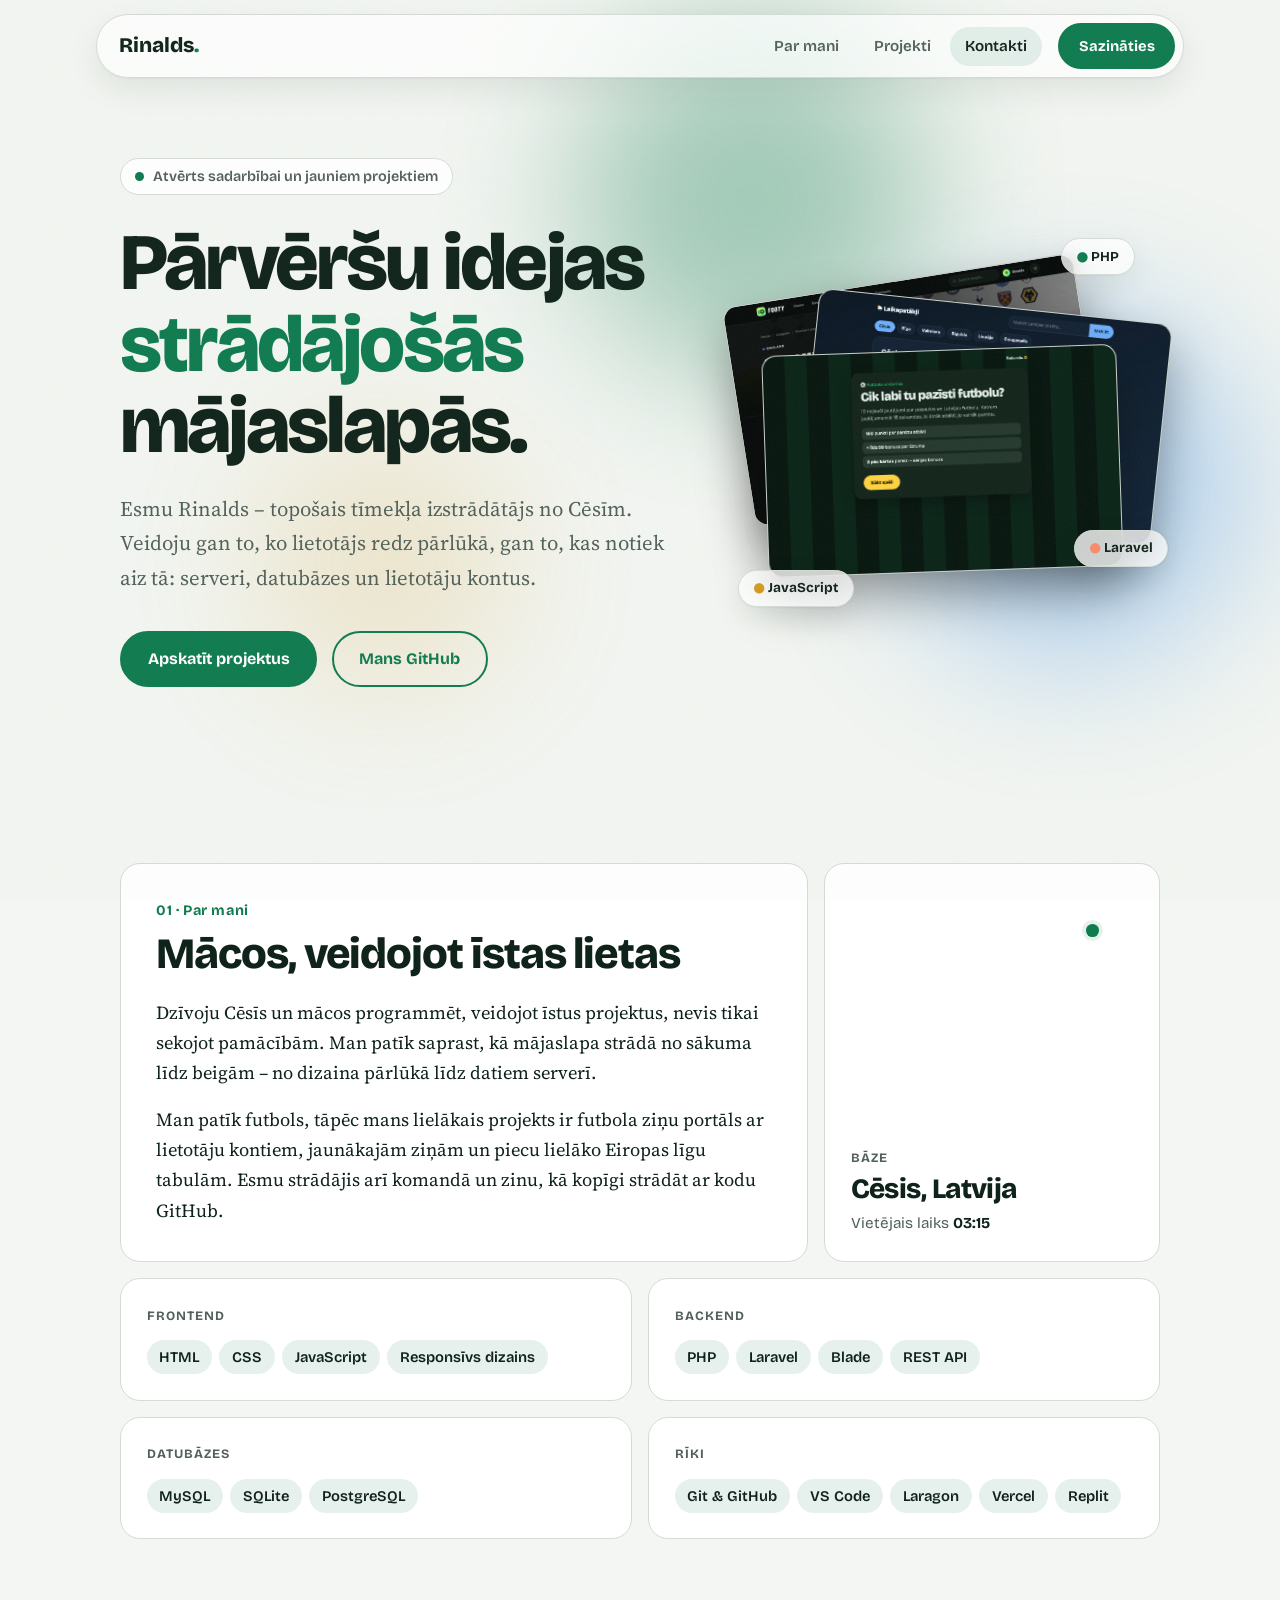
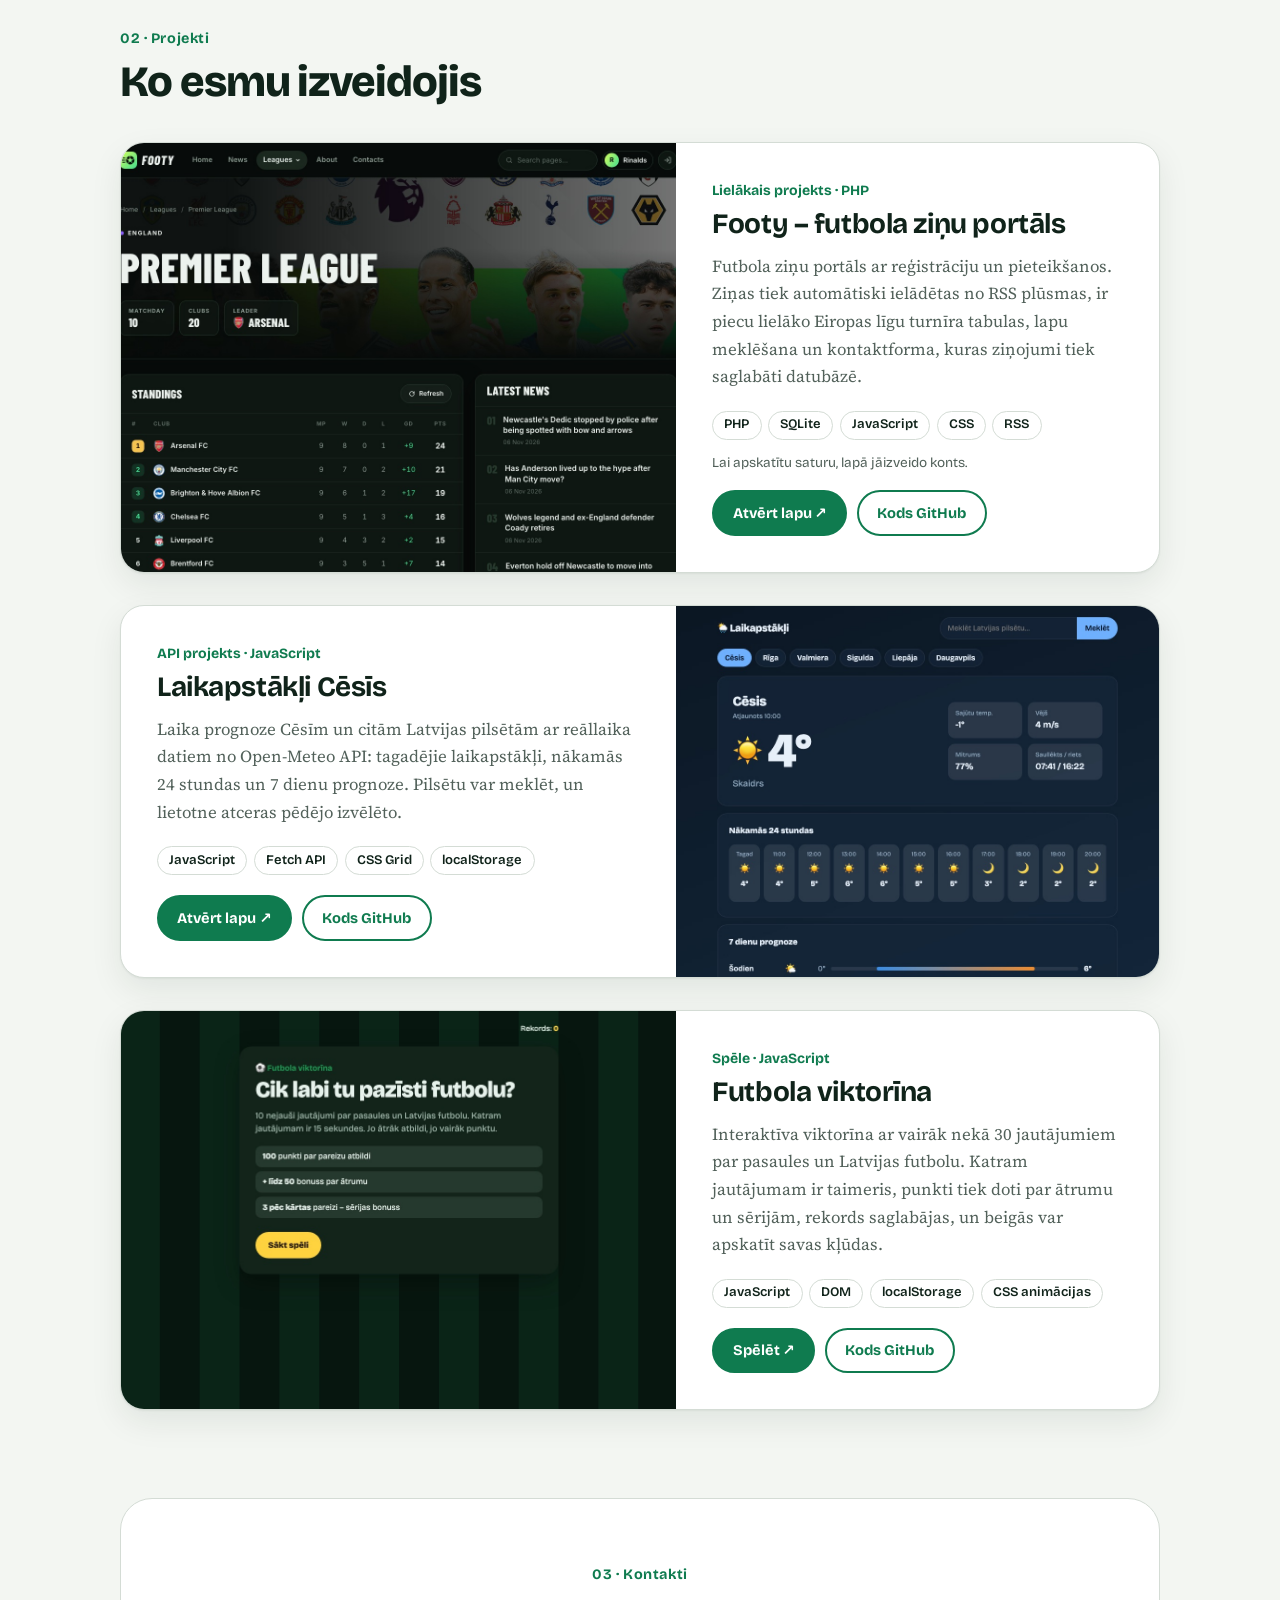
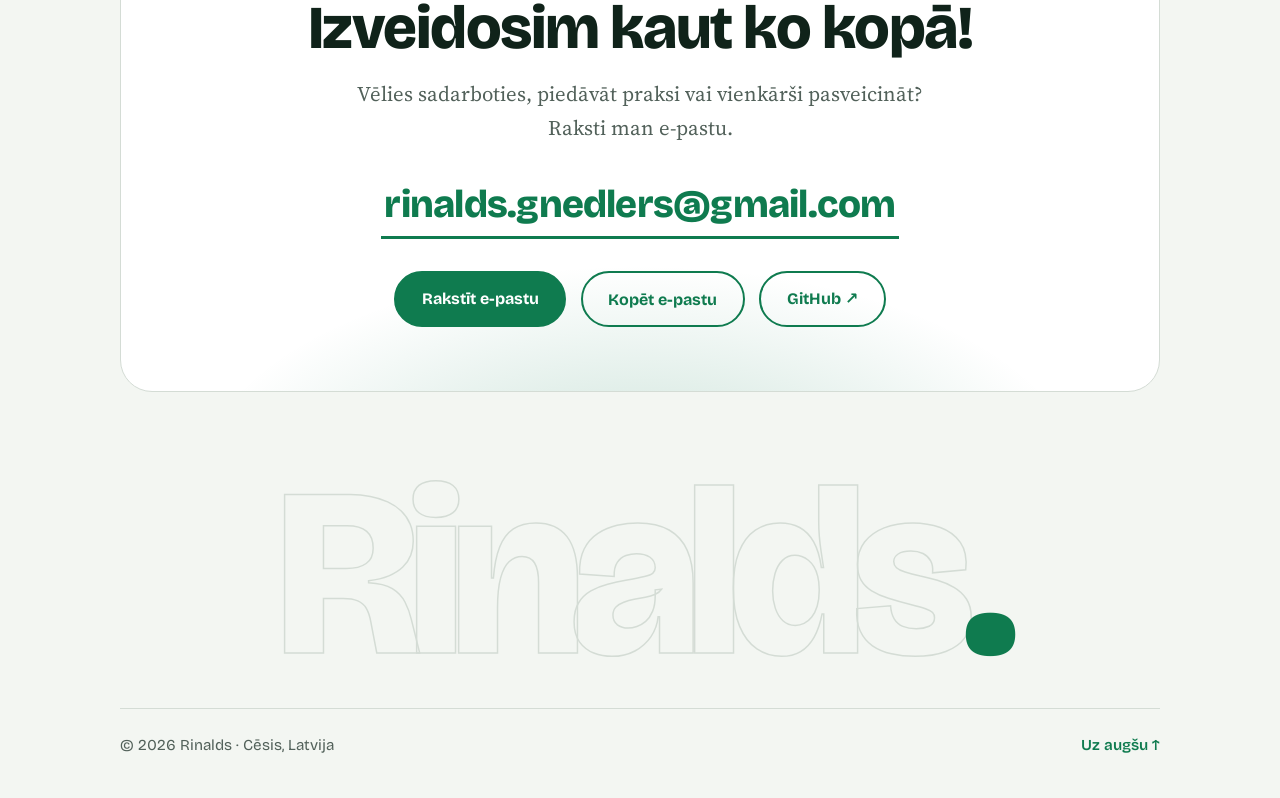
<file: index.html>
<!DOCTYPE html>
<html lang="lv">
<head>
  <meta charset="UTF-8">
  <meta name="viewport" content="width=device-width, initial-scale=1">
  <title>Rinalds | Tīmekļa izstrādātājs no Cēsīm</title>
  <meta name="description" content="Rinalds ir topošais tīmekļa izstrādātājs no Cēsīm, Latvijā. Projekti: futbola ziņu portāls Footy, laika prognozes lietotne un futbola viktorīna.">
  <link rel="preconnect" href="https://fonts.googleapis.com">
  <link rel="preconnect" href="https://fonts.gstatic.com" crossorigin>
  <link href="https://fonts.googleapis.com/css2?family=Bricolage+Grotesque:opsz,wght@12..96,400;12..96,600;12..96,700;12..96,800&family=Source+Serif+4:opsz,wght@8..60,400;8..60,500&display=swap" rel="stylesheet">
  <link rel="stylesheet" href="style.css">
</head>
<body>
  <span class="scroll-bar" id="scrollBar" aria-hidden="true"></span>

  <header class="site-header">
    <div class="nav-pill">
      <a class="logo" href="#top">Rinalds<span>.</span></a>
      <nav aria-label="Galvenā navigācija">
        <a href="#about">Par mani</a>
        <a href="#projects">Projekti</a>
        <a href="#contact">Kontakti</a>
      </nav>
      <a class="button small nav-cta" href="#contact">Sazināties</a>
    </div>
  </header>

  <main id="top">
    <!-- Ievads -->
    <section class="hero">
      <div class="blobs" aria-hidden="true"><span></span><span></span><span></span></div>
      <div class="hero-text">
        <p class="status"><span class="dot"></span>Atvērts sadarbībai un jauniem projektiem</p>
        <h1><span class="w" style="--i:0">Pārvēršu</span> <span class="w" style="--i:1">idejas</span> <em class="w" style="--i:2">strādājošās</em> <span class="w" style="--i:3">mājaslapās.</span></h1>
        <p class="lead">Esmu Rinalds – topošais tīmekļa izstrādātājs no Cēsīm. Veidoju gan to, ko lietotājs redz pārlūkā, gan to, kas notiek aiz tā: serveri, datubāzes un lietotāju kontus.</p>
        <div class="actions">
          <a class="button" href="#projects">Apskatīt projektus</a>
          <a class="button ghost" href="https://github.com/rinalds230" target="_blank" rel="noopener">Mans GitHub</a>
        </div>
      </div>

      <a class="stack" href="#projects" aria-label="Apskatīt projektus">
        <span class="shot s1"><img src="img/footy.jpg" alt="" width="1440" height="900"><b>Footy</b></span>
        <span class="shot s2"><img src="img/laiks.jpg" alt="" width="1280" height="800"><b>Laikapstākļi Cēsīs</b></span>
        <span class="shot s3"><img src="img/viktorina.jpg" alt="" width="1280" height="800"><b>Futbola viktorīna</b></span>
        <span class="chip c1">PHP</span>
        <span class="chip c2">JavaScript</span>
        <span class="chip c3">Laravel</span>
      </a>
    </section>
  </main>

  <div class="container">
    <!-- Par mani + prasmes -->
    <section id="about" class="section">
      <div class="bento">
        <article class="tile tile-intro">
          <p class="eyebrow">01 · Par mani</p>
          <h2>Mācos, veidojot īstas lietas</h2>
          <p>Dzīvoju Cēsīs un mācos programmēt, veidojot īstus projektus, nevis tikai sekojot pamācībām. Man patīk saprast, kā mājaslapa strādā no sākuma līdz beigām – no dizaina pārlūkā līdz datiem serverī.</p>
          <p>Man patīk futbols, tāpēc mans lielākais projekts ir futbola ziņu portāls ar lietotāju kontiem, jaunākajām ziņām un piecu lielāko Eiropas līgu tabulām. Esmu strādājis arī komandā un zinu, kā kopīgi strādāt ar kodu GitHub.</p>
        </article>

        <article class="tile tile-place">
          <div class="radar" aria-hidden="true"><i></i><i></i><i></i><b></b></div>
          <p class="tile-label">Bāze</p>
          <p class="tile-big">Cēsis, Latvija</p>
          <p class="tile-sub">Vietējais laiks <strong id="localTime">--:--</strong></p>
        </article>


        <article class="tile skill" id="skills">
          <p class="tile-label">Frontend</p>
          <ul><li>HTML</li><li>CSS</li><li>JavaScript</li><li>Responsīvs dizains</li></ul>
        </article>
        <article class="tile skill">
          <p class="tile-label">Backend</p>
          <ul><li>PHP</li><li>Laravel</li><li>Blade</li><li>REST API</li></ul>
        </article>
        <article class="tile skill">
          <p class="tile-label">Datubāzes</p>
          <ul><li>MySQL</li><li>SQLite</li><li>PostgreSQL</li></ul>
        </article>
        <article class="tile skill">
          <p class="tile-label">Rīki</p>
          <ul><li>Git &amp; GitHub</li><li>VS Code</li><li>Laragon</li><li>Vercel</li><li>Replit</li></ul>
        </article>


      </div>
    </section>

    <!-- Projekti -->
    <section id="projects" class="section">
      <div class="section-head">
        <p class="eyebrow">02 · Projekti</p>
        <h2>Ko esmu izveidojis</h2>
      </div>

      <div class="project-list">
        <article class="project">
          <a class="preview" href="https://footy--rinaldsgnedlers.replit.app" target="_blank" rel="noopener" tabindex="-1" aria-hidden="true">
            <img src="img/footy.jpg" alt="" width="1440" height="900" loading="lazy">
          </a>
          <div class="project-body">
            <p class="meta">Lielākais projekts · PHP</p>
            <h3>Footy – futbola ziņu portāls</h3>
            <p>Futbola ziņu portāls ar reģistrāciju un pieteikšanos. Ziņas tiek automātiski ielādētas no RSS plūsmas, ir piecu lielāko Eiropas līgu turnīra tabulas, lapu meklēšana un kontaktforma, kuras ziņojumi tiek saglabāti datubāzē.</p>
            <ul class="tags"><li>PHP</li><li>SQLite</li><li>JavaScript</li><li>CSS</li><li>RSS</li></ul>
            <p class="note">Lai apskatītu saturu, lapā jāizveido konts.</p>
            <div class="project-links">
              <a class="button small" href="https://footy--rinaldsgnedlers.replit.app" target="_blank" rel="noopener">Atvērt lapu ↗</a>
              <a class="button small ghost" href="https://github.com/rinalds230/Football-blog-web" target="_blank" rel="noopener">Kods GitHub</a>
            </div>
          </div>
        </article>

        <article class="project">
          <a class="preview" href="https://rinalds230.github.io/laikapstakli-cesis/" target="_blank" rel="noopener" tabindex="-1" aria-hidden="true">
            <img src="img/laiks.jpg" alt="" width="1280" height="800" loading="lazy">
          </a>
          <div class="project-body">
            <p class="meta">API projekts · JavaScript</p>
            <h3>Laikapstākļi Cēsīs</h3>
            <p>Laika prognoze Cēsīm un citām Latvijas pilsētām ar reāllaika datiem no Open-Meteo API: tagadējie laikapstākļi, nākamās 24 stundas un 7 dienu prognoze. Pilsētu var meklēt, un lietotne atceras pēdējo izvēlēto.</p>
            <ul class="tags"><li>JavaScript</li><li>Fetch API</li><li>CSS Grid</li><li>localStorage</li></ul>
            <div class="project-links">
              <a class="button small" href="https://rinalds230.github.io/laikapstakli-cesis/" target="_blank" rel="noopener">Atvērt lapu ↗</a>
              <a class="button small ghost" href="https://github.com/rinalds230/laikapstakli-cesis" target="_blank" rel="noopener">Kods GitHub</a>
            </div>
          </div>
        </article>

        <article class="project">
          <a class="preview" href="https://rinalds230.github.io/futbola-viktorina/" target="_blank" rel="noopener" tabindex="-1" aria-hidden="true">
            <img src="img/viktorina.jpg" alt="" width="1280" height="800" loading="lazy">
          </a>
          <div class="project-body">
            <p class="meta">Spēle · JavaScript</p>
            <h3>Futbola viktorīna</h3>
            <p>Interaktīva viktorīna ar vairāk nekā 30 jautājumiem par pasaules un Latvijas futbolu. Katram jautājumam ir taimeris, punkti tiek doti par ātrumu un sērijām, rekords saglabājas, un beigās var apskatīt savas kļūdas.</p>
            <ul class="tags"><li>JavaScript</li><li>DOM</li><li>localStorage</li><li>CSS animācijas</li></ul>
            <div class="project-links">
              <a class="button small" href="https://rinalds230.github.io/futbola-viktorina/" target="_blank" rel="noopener">Spēlēt ↗</a>
              <a class="button small ghost" href="https://github.com/rinalds230/futbola-viktorina" target="_blank" rel="noopener">Kods GitHub</a>
            </div>
          </div>
        </article>
      </div>
    </section>

    <!-- Kontakti -->
    <section id="contact" class="section">
      <div class="cta">
        <p class="eyebrow">03 · Kontakti</p>
        <h2>Izveidosim kaut ko kopā!</h2>
        <p class="lead">Vēlies sadarboties, piedāvāt praksi vai vienkārši pasveicināt? Raksti man e-pastu.</p>
        <a class="email" href="mailto:rinalds.gnedlers@gmail.com">rinalds.gnedlers@gmail.com</a>
        <div class="actions">
          <a class="button" href="mailto:rinalds.gnedlers@gmail.com">Rakstīt e-pastu</a>
          <button class="button ghost" id="copyBtn" type="button">Kopēt e-pastu</button>
          <a class="button ghost" href="https://github.com/rinalds230" target="_blank" rel="noopener">GitHub ↗</a>
        </div>
      </div>
    </section>
  </div>

  <footer class="site-footer">
    <p class="wordmark" aria-hidden="true">Rinalds<span>.</span></p>
    <div class="footer-row">
      <p>&copy; 2026 Rinalds · Cēsis, Latvija</p>
      <a href="#top">Uz augšu ↑</a>
    </div>
  </footer>

  <script>
    const calm = window.matchMedia("(prefers-reduced-motion: reduce)").matches;

    // Ritināšanas josla
    const bar = document.getElementById("scrollBar");
    const onScroll = () => {
      const max = document.documentElement.scrollHeight - innerHeight;
      bar.style.transform = `scaleX(${max > 0 ? scrollY / max : 0})`;
    };
    addEventListener("scroll", onScroll, { passive: true });
    onScroll();

    // Izvēlnē iezīmē sadaļu, kurā atrodies
    const links = [...document.querySelectorAll("nav a")];
    const spy = new IntersectionObserver((entries) => {
      entries.forEach((e) => {
        if (!e.isIntersecting) return;
        links.forEach((a) => a.classList.toggle("active", a.getAttribute("href") === "#" + e.target.id));
      });
    }, { rootMargin: "-45% 0px -50% 0px" });
    document.querySelectorAll("section[id]").forEach((s) => spy.observe(s));

    // Vietējais laiks Cēsīs
    const timeEl = document.getElementById("localTime");
    const tick = () => {
      timeEl.textContent = new Date().toLocaleTimeString("lv-LV", { hour: "2-digit", minute: "2-digit", timeZone: "Europe/Riga" });
    };
    tick();
    setInterval(tick, 30000);


    // Elementi parādās, kad tos ieritina ekrānā
    if (!calm && "IntersectionObserver" in window) {
      document.documentElement.classList.add("js");
      const items = document.querySelectorAll(".tile, .section-head, .cta");
      const io = new IntersectionObserver((entries) => {
        entries.forEach((e) => {
          if (!e.isIntersecting) return;
          const el = e.target;
          const delay = Math.min([...el.parentElement.children].indexOf(el), 6) * 70;
          el.style.transitionDelay = `${delay}ms`;
          el.classList.add("in");
          io.unobserve(el);
          setTimeout(() => {
            el.classList.remove("reveal", "in");
            el.style.transitionDelay = "";
          }, 900 + delay);
        });
      }, { threshold: 0.15, rootMargin: "0px 0px -40px 0px" });
      items.forEach((el) => { el.classList.add("reveal"); io.observe(el); });
    }

    // Gaismas aplis kartītēs seko pelei
    document.querySelectorAll(".project, .tile, .cta").forEach((card) => {
      card.addEventListener("pointermove", (e) => {
        const r = card.getBoundingClientRect();
        card.style.setProperty("--mx", `${e.clientX - r.left}px`);
        card.style.setProperty("--my", `${e.clientY - r.top}px`);
      });
    });

    // E-pasta kopēšana
    const copyBtn = document.getElementById("copyBtn");
    copyBtn.addEventListener("click", async () => {
      try {
        await navigator.clipboard.writeText("rinalds.gnedlers@gmail.com");
        copyBtn.textContent = "Nokopēts ✓";
      } catch {
        copyBtn.textContent = "Neizdevās";
      }
      setTimeout(() => (copyBtn.textContent = "Kopēt e-pastu"), 2000);
    });
  </script>
</body>
</html>
</file>
<file: style.css>
:root {
  --bg: #f3f6f2;
  --panel: #ffffff;
  --panel-2: #e9efe9;
  --ink: #10231a;
  --muted: #52615a;
  --accent: #0f7b4f;
  --accent-2: #d29b1f;
  --accent-soft: rgba(15, 123, 79, 0.1);
  --accent-ink: #ffffff;
  --line: #d4dcd5;
  --shadow: 0 1px 2px rgba(16, 35, 26, 0.05), 0 12px 32px rgba(16, 35, 26, 0.08);
  --heading: "Bricolage Grotesque", system-ui, sans-serif;
  --body: "Source Serif 4", Georgia, serif;
  --max: 68rem;
  --radius: 1.25rem;
}

@media (prefers-color-scheme: dark) {
  :root {
    --bg: #0b140f;
    --panel: #121e17;
    --panel-2: #1a2a21;
    --ink: #e6f0ea;
    --muted: #9db2a6;
    --accent: #4fd08e;
    --accent-2: #f0c674;
    --accent-soft: rgba(79, 208, 142, 0.12);
    --accent-ink: #08140e;
    --line: #22352a;
    --shadow: 0 1px 2px rgba(0, 0, 0, 0.3), 0 16px 40px rgba(0, 0, 0, 0.35);
  }
}

* { box-sizing: border-box; margin: 0; padding: 0; }
html { scroll-behavior: smooth; scroll-padding-top: 6rem; overflow-x: clip; }

body {
  background:
    radial-gradient(60rem 30rem at 85% -10%, var(--accent-soft), transparent 70%),
    var(--bg);
  color: var(--ink);
  font-family: var(--body);
  font-size: 1.15rem;
  line-height: 1.65;
}

/* Viegls graudainums visai lapai */
body::before {
  content: "";
  position: fixed;
  inset: 0;
  z-index: 100;
  pointer-events: none;
  opacity: 0.05;
  background-image: url("data:image/svg+xml,%3Csvg xmlns='http://www.w3.org/2000/svg' width='160' height='160'%3E%3Cfilter id='n'%3E%3CfeTurbulence type='fractalNoise' baseFrequency='0.85' numOctaves='3' stitchTiles='stitch'/%3E%3C/filter%3E%3Crect width='100%25' height='100%25' filter='url(%23n)'/%3E%3C/svg%3E");
}

img { max-width: 100%; display: block; }
a { color: var(--accent); }
a:focus-visible, button:focus-visible { outline: 3px solid var(--accent); outline-offset: 3px; }

h1, h2, h3, .logo, nav a, .button, .meta, .tags, .status, .email, .eyebrow,
.tile-label, .tile-big, .tile-sub, .skill li, .note, .site-footer {
  font-family: var(--heading);
}

/* Ritināšanas josla */
.scroll-bar {
  position: fixed;
  top: 0; left: 0; right: 0;
  z-index: 50;
  height: 3px;
  background: linear-gradient(90deg, var(--accent), var(--accent-2));
  transform: scaleX(0);
  transform-origin: left;
}

/* Galvene – peldoša kapsula */
.site-header {
  position: sticky;
  top: 0;
  z-index: 20;
  padding: 0.9rem 1rem 0;
}
.nav-pill {
  display: flex;
  align-items: center;
  gap: 1rem;
  max-width: var(--max);
  margin: 0 auto;
  padding: 0.5rem 0.5rem 0.5rem 1.4rem;
  background: color-mix(in srgb, var(--panel) 75%, transparent);
  backdrop-filter: blur(14px) saturate(1.4);
  border: 1px solid var(--line);
  border-radius: 999px;
  box-shadow: var(--shadow);
}
.logo { font-weight: 800; font-size: 1.3rem; color: var(--ink); text-decoration: none; margin-right: auto; }
.logo span { color: var(--accent); }
nav { display: flex; gap: 0.25rem; }
nav a {
  white-space: nowrap;
  padding: 0.45rem 0.95rem;
  color: var(--muted);
  text-decoration: none;
  font-size: 0.95rem;
  font-weight: 600;
  border-radius: 999px;
  transition: color 0.2s, background 0.2s;
}
nav a:hover { color: var(--ink); }
nav a.active { color: var(--ink); background: var(--accent-soft); }

/* Pogas */
.button {
  display: inline-block;
  padding: 0.8rem 1.6rem;
  background: var(--accent);
  color: var(--accent-ink);
  font-weight: 700;
  font-size: 1rem;
  text-decoration: none;
  border-radius: 999px;
  border: 2px solid var(--accent);
  cursor: pointer;
  transition: transform 0.15s, background 0.15s, box-shadow 0.15s;
}
.button:hover { transform: translateY(-2px); box-shadow: 0 8px 20px color-mix(in srgb, var(--accent) 30%, transparent); }
.button.ghost { background: transparent; color: var(--accent); }
.button.ghost:hover { background: var(--accent-soft); box-shadow: none; }
.button.small { padding: 0.55rem 1.15rem; font-size: 0.92rem; }

/* Ievads */
main { max-width: var(--max); margin: 0 auto; padding: 0 1.5rem; }
.hero {
  position: relative;
  display: grid;
  grid-template-columns: 1.35fr 1fr;
  gap: 3rem;
  align-items: center;
  padding: 5rem 0 5.5rem;
}
.hero > :not(.blobs) { position: relative; z-index: 1; }
.status {
  display: inline-flex;
  align-items: center;
  gap: 0.55rem;
  padding: 0.35rem 0.9rem;
  font-size: 0.9rem;
  font-weight: 600;
  color: var(--muted);
  background: var(--panel);
  border: 1px solid var(--line);
  border-radius: 999px;
  margin-bottom: 1.75rem;
}
.dot {
  display: inline-block;
  width: 0.55rem; height: 0.55rem;
  border-radius: 50%;
  background: var(--accent);
  animation: pulse 2s infinite;
}
.hero h1 {
  font-size: clamp(2.6rem, 7vw, 5rem);
  font-weight: 800;
  line-height: 1.02;
  letter-spacing: -0.035em;
}
.hero h1 em { font-style: normal; color: var(--accent); }
.hero h1 .w {
  display: inline-block;
  animation: word 0.8s cubic-bezier(0.2, 0.8, 0.2, 1) both;
  animation-delay: calc(0.1s + var(--i) * 0.1s);
}
.lead { color: var(--muted); font-size: 1.3rem; max-width: 36rem; margin-top: 1.5rem; }
.actions { display: flex; gap: 0.9rem; flex-wrap: wrap; margin-top: 2.25rem; }
.hero-text .status, .hero-text .lead, .hero-text .actions { animation: rise 0.7s ease-out both; }
.hero-text .lead { animation-delay: 0.45s; }
.hero-text .actions { animation-delay: 0.6s; }

/* Fona plankumi */
.blobs { position: absolute; inset: -6rem calc(50% - 50vw) -2rem; pointer-events: none; overflow: hidden; }
.blobs span {
  position: absolute;
  width: 22rem; height: 22rem;
  border-radius: 50%;
  filter: blur(70px);
  opacity: 0.35;
  animation: float 18s ease-in-out infinite alternate;
}
.blobs span:nth-child(1) { background: var(--accent); top: 5%; left: 45%; }
.blobs span:nth-child(2) { background: #3a8ee6; top: 40%; left: 70%; animation-duration: 22s; animation-delay: -6s; }
.blobs span:nth-child(3) { background: var(--accent-2); top: 55%; left: 20%; width: 16rem; height: 16rem; opacity: 0.18; animation-duration: 26s; }

/* Projektu kartīšu vēdeklis */
.stack {
  position: relative;
  display: block;
  aspect-ratio: 1 / 0.95;
  text-decoration: none;
  animation: rise 0.8s 0.25s ease-out both;
}
.shot {
  position: absolute;
  left: 8%; top: 22%;
  width: 84%;
  aspect-ratio: 16 / 10;
  border-radius: 0.9rem;
  overflow: hidden;
  border: 1px solid color-mix(in srgb, var(--ink) 15%, transparent);
  box-shadow: 0 24px 50px rgba(0, 0, 0, 0.35);
  background: var(--panel-2);
  transition: translate 0.6s cubic-bezier(0.2, 0.8, 0.2, 1), rotate 0.6s cubic-bezier(0.2, 0.8, 0.2, 1), scale 0.6s;
  animation: bob 7s ease-in-out infinite;
}
.shot img { width: 100%; height: 100%; object-fit: cover; object-position: top center; }
.shot b {
  position: absolute;
  left: 0.75rem; bottom: 0.75rem;
  padding: 0.3rem 0.75rem;
  font-family: var(--heading);
  font-size: 0.82rem;
  color: #fff;
  background: rgba(0, 0, 0, 0.55);
  backdrop-filter: blur(6px);
  border-radius: 999px;
  opacity: 0;
  transform: translateY(6px);
  transition: opacity 0.3s, transform 0.3s;
}
.s1 { z-index: 1; rotate: -9deg; translate: -10% -14%; animation-delay: -1s; }
.s2 { z-index: 2; rotate: 6deg; translate: 10% -2%; animation-delay: -3.5s; }
.s3 { z-index: 3; rotate: -2deg; translate: -2% 18%; animation-delay: -5.5s; }
.stack:hover .s1 { rotate: -12deg; translate: -18% -26%; }
.stack:hover .s2 { rotate: 9deg; translate: 18% -6%; }
.stack:hover .s3 { rotate: -1deg; translate: -4% 28%; }
.stack:hover .shot b { opacity: 1; transform: none; }
.stack .shot:hover { scale: 1.04; z-index: 4; }

.chip {
  position: absolute;
  z-index: 5;
  padding: 0.4rem 0.9rem;
  font-family: var(--heading);
  font-size: 0.85rem;
  font-weight: 700;
  color: var(--ink);
  background: color-mix(in srgb, var(--panel) 80%, transparent);
  backdrop-filter: blur(8px);
  border: 1px solid var(--line);
  border-radius: 999px;
  box-shadow: var(--shadow);
  animation: bob 5s ease-in-out infinite;
}
.chip::before { content: "● "; color: var(--accent); }
.c1 { top: 4%; right: 6%; animation-delay: -2s; }
.c2 { bottom: 4%; left: 0; animation-delay: -4s; }
.c3 { bottom: 14%; right: -2%; animation-delay: -1s; }
.c2::before { color: var(--accent-2); }
.c3::before { color: #f78c6c; }

/* Sadaļas */
.container { max-width: var(--max); margin: 0 auto; padding: 0 1.5rem; }
.section { padding: 5.5rem 0 0; }
.eyebrow { font-size: 0.9rem; font-weight: 700; color: var(--accent); letter-spacing: 0.04em; margin-bottom: 0.5rem; }
.section h2 {
  font-size: clamp(1.9rem, 4vw, 2.7rem);
  font-weight: 800;
  line-height: 1.08;
  letter-spacing: -0.025em;
}
.section-head { margin-bottom: 2.25rem; }

/* Kartīšu režģis (bento) */
.bento {
  display: grid;
  grid-template-columns: repeat(6, 1fr);
  gap: 1rem;
}
.tile {
  position: relative;
  overflow: hidden;
  padding: 1.6rem;
  background: var(--panel);
  border: 1px solid var(--line);
  border-radius: var(--radius);
  transition: border-color 0.25s, transform 0.25s;
}
.tile:hover { border-color: color-mix(in srgb, var(--accent) 60%, var(--line)); transform: translateY(-3px); }
.tile-label { display: flex; align-items: center; gap: 0.5rem; font-size: 0.8rem; font-weight: 700; text-transform: uppercase; letter-spacing: 0.08em; color: var(--muted); }
.tile-big { font-size: 1.75rem; font-weight: 800; letter-spacing: -0.02em; line-height: 1.15; margin-top: 0.3rem; }
.tile-sub { font-size: 0.95rem; color: var(--muted); margin-top: 0.35rem; }
.tile-sub strong { color: var(--ink); }

.tile-intro { grid-column: span 4; padding: 2.2rem; }
.tile-intro h2 { margin-bottom: 1.25rem; }
.tile-intro p:not(.eyebrow) { max-width: 40rem; }
.tile-intro p + p { margin-top: 1rem; }

.tile-place { grid-column: span 2; display: flex; flex-direction: column; justify-content: flex-end; min-height: 13rem; }
.radar { position: absolute; top: 1.4rem; right: 1.4rem; width: 5.5rem; height: 5.5rem; }
.radar i {
  position: absolute; inset: 0;
  border: 1.5px solid var(--accent);
  border-radius: 50%;
  opacity: 0;
  animation: ping 3s ease-out infinite;
}
.radar i:nth-child(2) { animation-delay: 1s; }
.radar i:nth-child(3) { animation-delay: 2s; }
.radar b {
  position: absolute; top: 50%; left: 50%;
  width: 0.8rem; height: 0.8rem;
  margin: -0.4rem 0 0 -0.4rem;
  border-radius: 50%;
  background: var(--accent);
  box-shadow: 0 0 0 4px var(--accent-soft);
}

.skill { grid-column: span 3; }
.skill ul { display: flex; flex-wrap: wrap; gap: 0.45rem; list-style: none; margin-top: 0.9rem; }
.skill li {
  font-size: 0.92rem;
  font-weight: 600;
  padding: 0.3rem 0.8rem;
  background: var(--accent-soft);
  border-radius: 999px;
  transition: background 0.2s, color 0.2s;
}
.skill li:hover { background: var(--accent); color: var(--accent-ink); }

/* Projekti */
.project-list { display: grid; gap: 2rem; }
.project {
  position: relative;
  display: grid;
  grid-template-columns: 1.15fr 1fr;
  background: var(--panel);
  border: 1px solid var(--line);
  border-radius: 1.5rem;
  overflow: hidden;
  box-shadow: var(--shadow);
  transition: transform 0.25s, border-color 0.25s;
}
.project:hover { transform: translateY(-4px); border-color: color-mix(in srgb, var(--accent) 60%, var(--line)); }
.project:nth-child(even) .preview { order: 2; }
.preview { position: relative; display: block; min-height: 18rem; background: var(--panel-2); overflow: hidden; }
.preview img {
  width: 100%; height: 100%;
  object-fit: cover;
  object-position: top center;
  transition: transform 0.6s cubic-bezier(0.2, 0.8, 0.2, 1);
}
.project:hover .preview img { transform: scale(1.05); }

.project-body { position: relative; display: flex; flex-direction: column; padding: 2.25rem; }
.meta { font-size: 0.88rem; color: var(--accent); font-weight: 700; margin-bottom: 0.4rem; }
.project h3 { font-size: 1.75rem; line-height: 1.15; letter-spacing: -0.015em; margin-bottom: 0.75rem; }
.project-body > p:not(.meta):not(.note) { color: var(--muted); font-size: 1.05rem; }
.tags { display: flex; flex-wrap: wrap; gap: 0.4rem; list-style: none; margin: 1.25rem 0; font-size: 0.82rem; font-weight: 600; }
.tags li { padding: 0.15rem 0.7rem; border: 1px solid var(--line); border-radius: 999px; }
.note { font-size: 0.85rem; color: var(--muted); margin: -0.5rem 0 1rem; }
.project-links { display: flex; flex-wrap: wrap; gap: 0.6rem; margin-top: auto; }

/* Kontakti */
.cta {
  position: relative;
  overflow: hidden;
  padding: clamp(2rem, 6vw, 4rem);
  text-align: center;
  background:
    radial-gradient(40rem 20rem at 50% 120%, color-mix(in srgb, var(--accent) 22%, transparent), transparent 70%),
    var(--panel);
  border: 1px solid var(--line);
  border-radius: 2rem;
}
.cta h2 { font-size: clamp(2.2rem, 6vw, 3.8rem); }
.cta .lead { margin: 1rem auto 1.75rem; }
.cta .actions { justify-content: center; margin-top: 2rem; }
.email {
  display: inline-block;
  font-size: clamp(1.25rem, 4.5vw, 2.4rem);
  font-weight: 800;
  letter-spacing: -0.02em;
  word-break: break-word;
  text-decoration: none;
  background: linear-gradient(var(--accent), var(--accent)) 0 100% / 100% 3px no-repeat;
  padding: 0 0.2rem 0.15rem;
  transition: background-size 0.3s, color 0.3s;
}
.email:hover { background-size: 100% 100%; color: var(--accent-ink); }

/* Gaismas aplis, kas seko pelei */
.project::after, .tile::after, .cta::after {
  content: "";
  position: absolute;
  inset: 0;
  border-radius: inherit;
  pointer-events: none;
  background: radial-gradient(18rem circle at var(--mx, 50%) var(--my, 50%), var(--accent-soft), transparent 70%);
  opacity: 0;
  transition: opacity 0.3s;
}
.project:hover::after, .tile:hover::after, .cta:hover::after { opacity: 1; }

/* Kājene */
.site-footer { max-width: var(--max); margin: 0 auto; padding: 5rem 1.5rem 2.5rem; overflow: hidden; }
.wordmark {
  font-size: clamp(4rem, 19vw, 15rem);
  font-weight: 800;
  line-height: 0.85;
  letter-spacing: -0.06em;
  text-align: center;
  color: transparent;
  -webkit-text-stroke: 1.5px var(--line);
  user-select: none;
}
.wordmark span { color: var(--accent); -webkit-text-stroke: 0; }
.footer-row {
  display: flex;
  justify-content: space-between;
  gap: 1rem;
  margin-top: 2rem;
  padding-top: 1.5rem;
  border-top: 1px solid var(--line);
  color: var(--muted);
  font-size: 0.95rem;
}
.footer-row a { text-decoration: none; font-weight: 600; }

/* Parādīšanās, ritinot lapu */
.js .reveal { transition: opacity 0.7s ease, transform 0.7s cubic-bezier(0.2, 0.8, 0.2, 1); }
.js .reveal:not(.in) { opacity: 0; transform: translateY(28px); }

/* Animācijas */
@keyframes rise { from { opacity: 0; transform: translateY(16px); } to { opacity: 1; transform: none; } }
@keyframes word {
  from { opacity: 0; transform: translateY(0.4em) rotate(3deg); filter: blur(6px); }
  to { opacity: 1; transform: none; filter: none; }
}
@keyframes float {
  0% { transform: translate(0, 0) scale(1); }
  50% { transform: translate(-4rem, 3rem) scale(1.15); }
  100% { transform: translate(3rem, -2rem) scale(0.9); }
}
@keyframes bob { 0%, 100% { transform: translateY(0); } 50% { transform: translateY(-10px); } }
@keyframes pulse {
  0% { box-shadow: 0 0 0 0 color-mix(in srgb, var(--accent) 60%, transparent); }
  70% { box-shadow: 0 0 0 0.5rem transparent; }
  100% { box-shadow: 0 0 0 0 transparent; }
}
@keyframes ping { 0% { transform: scale(0.2); opacity: 0.9; } 100% { transform: scale(1); opacity: 0; } }

/* Planšete */
@media (max-width: 900px) {
  .hero { grid-template-columns: 1fr; gap: 2.5rem; padding: 3.5rem 0 4.5rem; }
  .stack { max-width: 30rem; width: 100%; margin: 1rem auto 0; }
  .bento { grid-template-columns: repeat(2, 1fr); }
  .tile-intro, .tile-place { grid-column: span 2; }
  .skill { grid-column: span 1; }
  .project { grid-template-columns: 1fr; }
  .project:nth-child(even) .preview { order: 0; }
  .preview { aspect-ratio: 16 / 10; min-height: 0; }
}

/* Telefons */
@media (max-width: 600px) {
  body { font-size: 1.08rem; }
  .nav-pill { padding: 0.4rem 0.4rem 0.4rem 1.1rem; }
  .nav-cta { display: none; }
  nav a { padding: 0.4rem 0.55rem; font-size: 0.86rem; }
  .logo { font-size: 1.15rem; }
  .bento { grid-template-columns: 1fr; }
  .tile-intro, .tile-place, .skill { grid-column: auto; }
  .tile-intro { padding: 1.6rem; }
  .project-body { padding: 1.6rem; }
  .footer-row { flex-direction: column; }
}

@media (prefers-reduced-motion: reduce) {
  html { scroll-behavior: auto; }
  *, *::before, *::after { animation: none !important; transition: none !important; }
}
</file>
